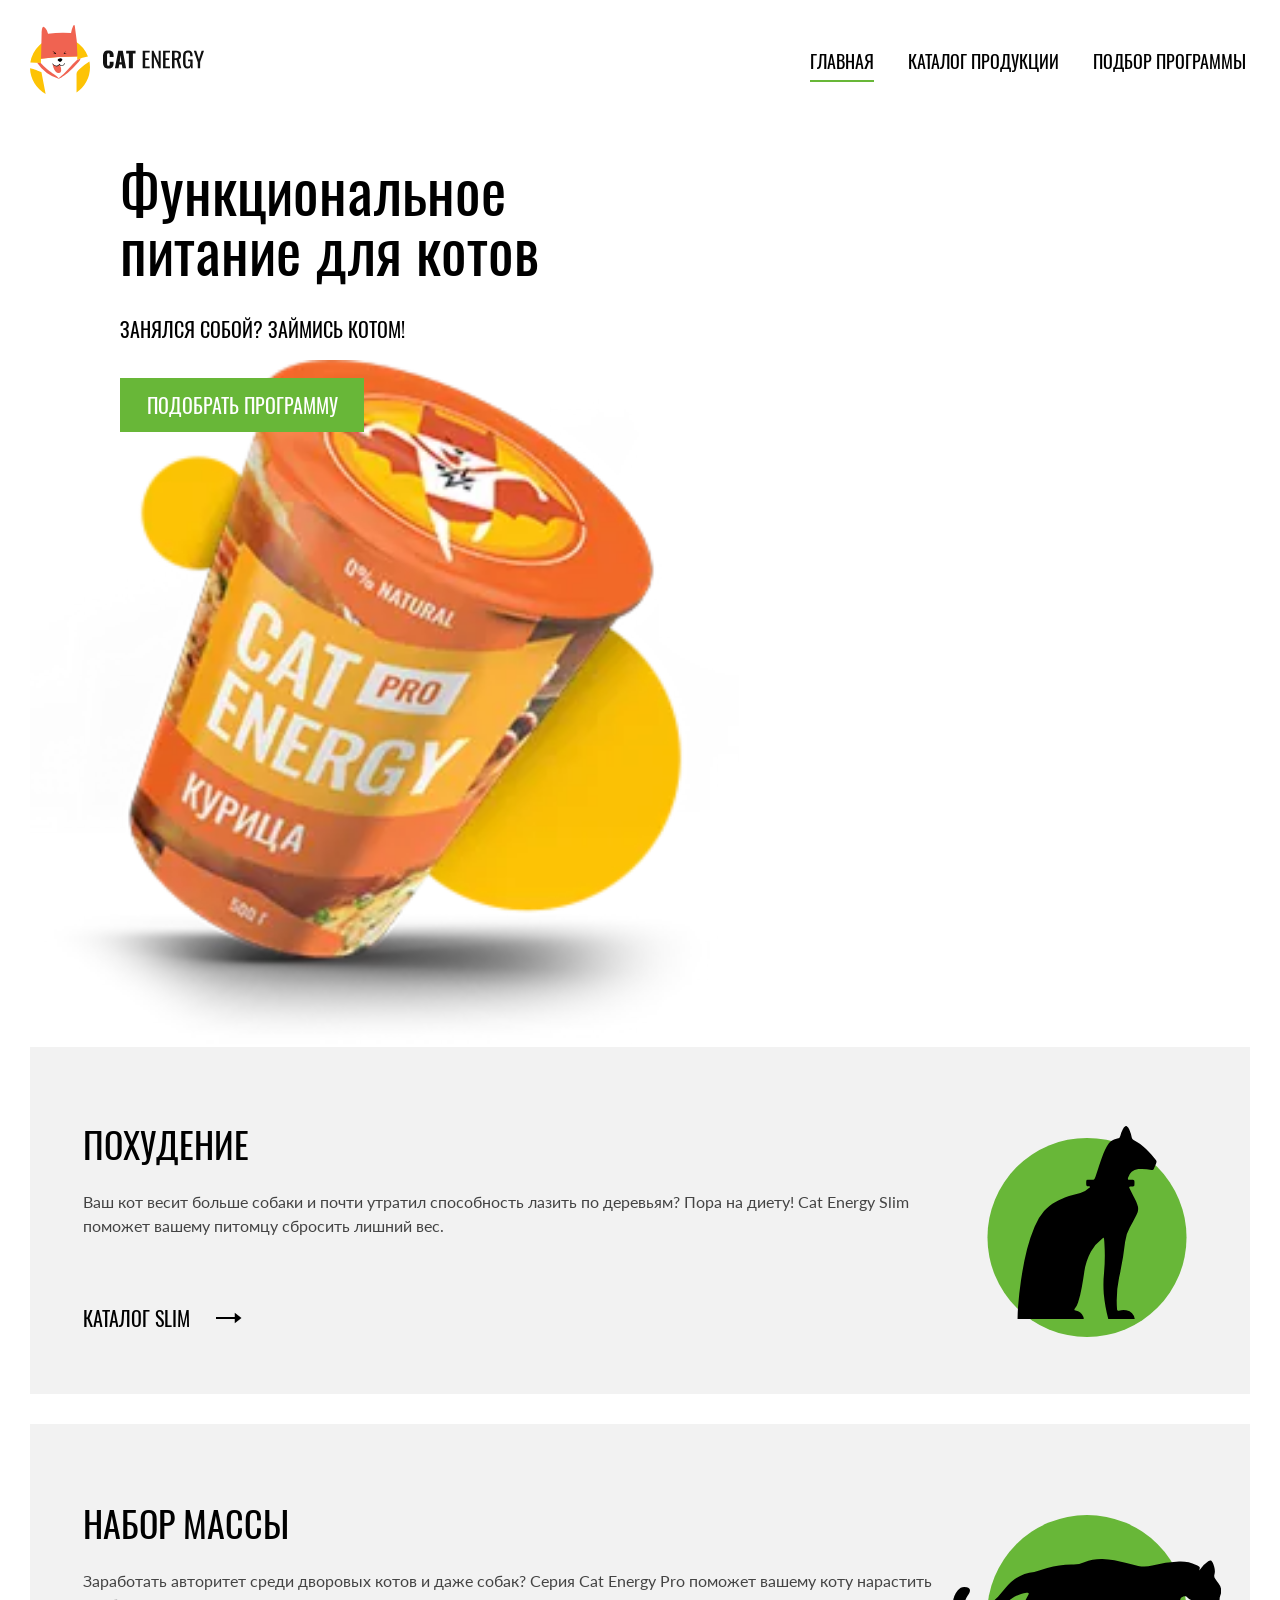
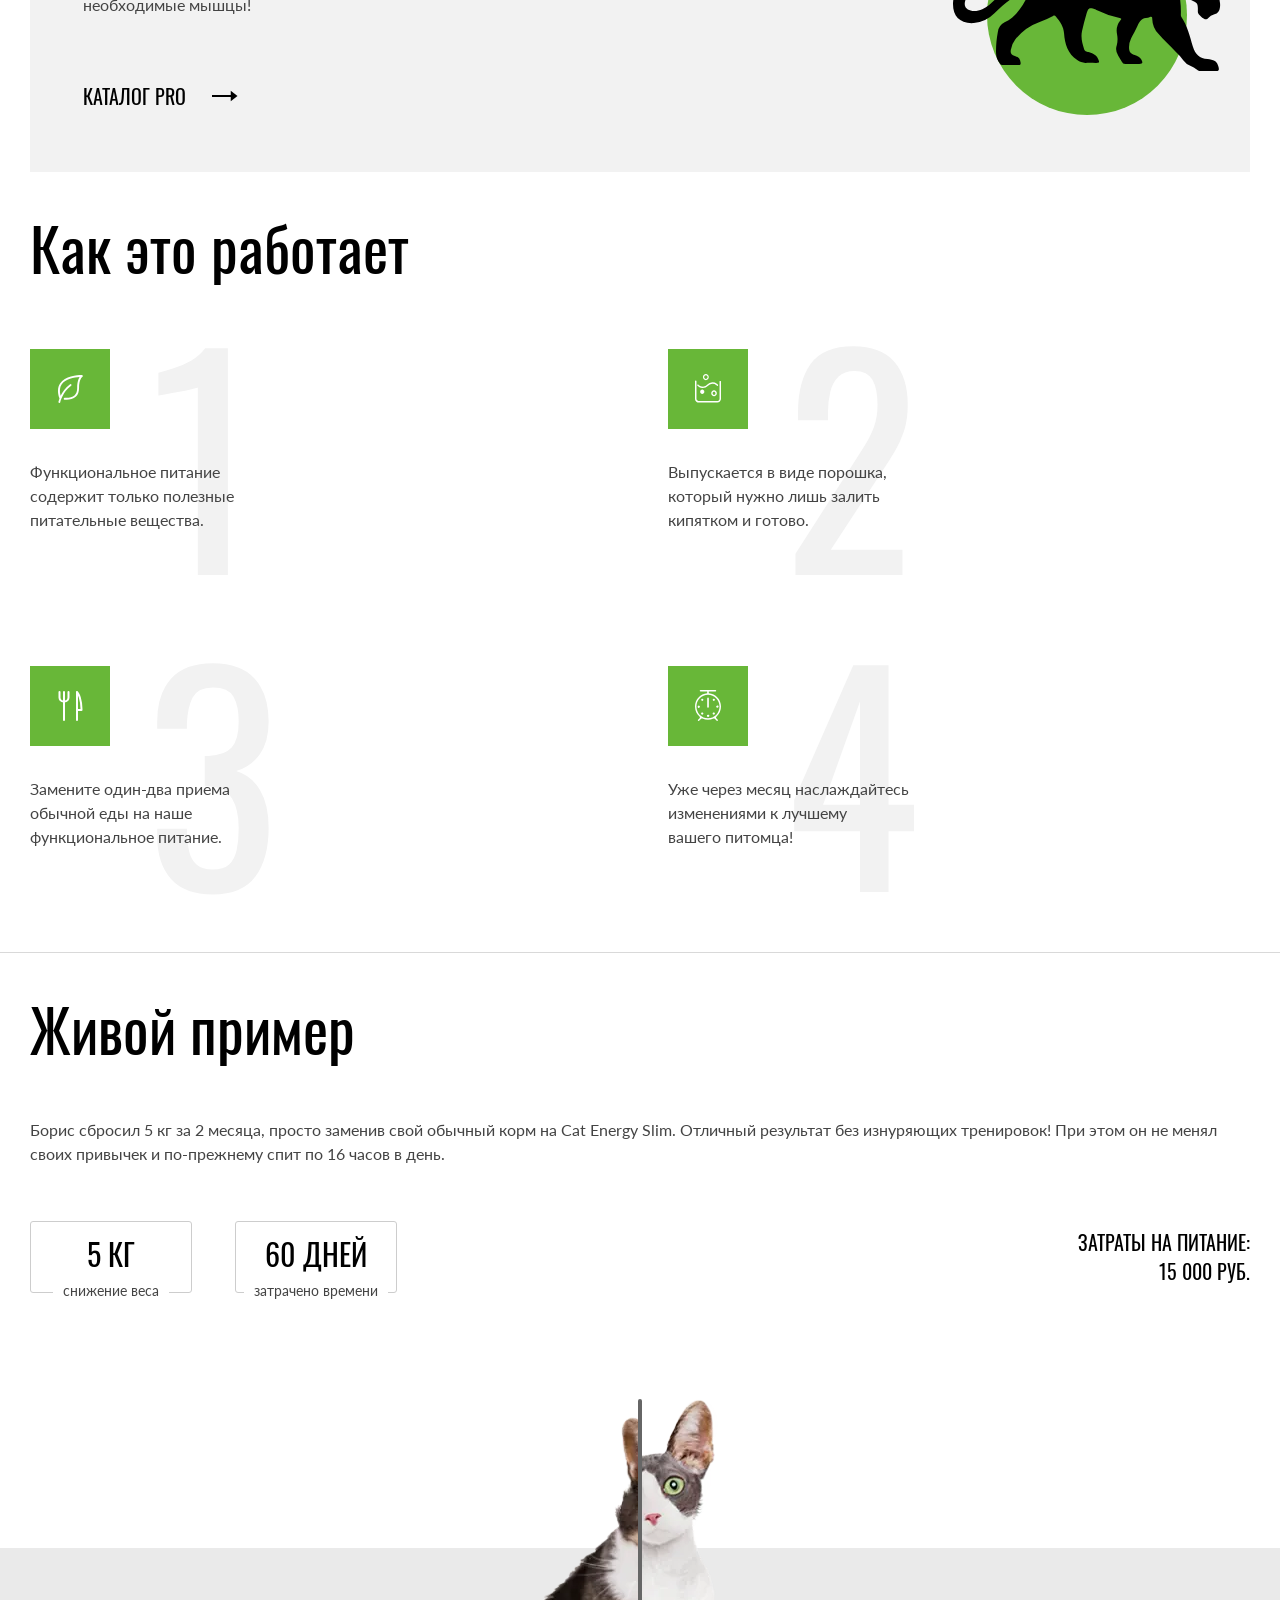
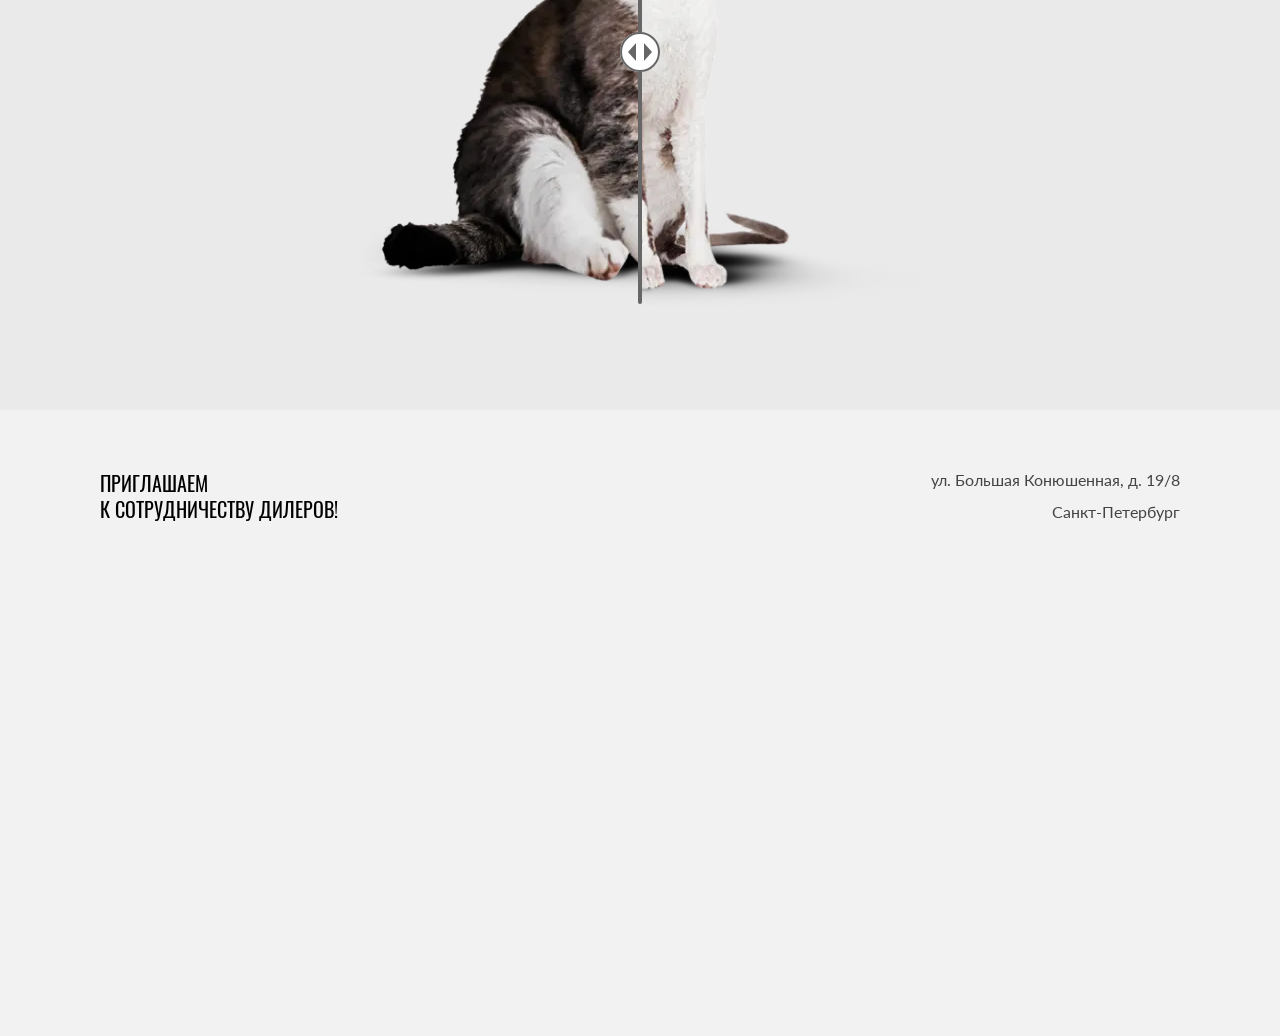
<file: index.html>
<!DOCTYPE html><html class="page" lang="ru"><head><meta charset="UTF-8"><title>cat energy</title><meta name="viewport" content="width=device-width,initial-scale=1"><link rel="stylesheet" href="styles/styles.css"><link rel="icon" href="favicon32.ico"><link rel="icon" href="./favicons/favicon32.svg" type="image/svg+xml"><link rel="apple-touch-icon" href="./favicons/favicon152.png"><link rel="manifest" href="./manifest.webmanifest"><script src="scripts/index.js" defer="defer"></script><script src="https://api-maps.yandex.ru/2.1/?lang=ru_RU&amp;apikey=7cb638cc-69c9-4f0e-962b-23540dbcf2e9" defer="defer"></script><script src="scripts/castom-map.js" defer="defer"></script><script src="scripts/before-after.js" defer="defer"></script></head><body class="page__body"><header class="page-header background-cat background-cat--desktop" data-test="header"><div class="centering-wrapper"><nav class="page-header__nav"><a class="page-header__logo logo" href="./index.html"><picture><source media="(min-width:1440px)" width="70" height="59" type="image/svg+xml" srcset="./images/logo-icon-desktop.svg"><source media="(min-width:768px)" width="60" height="50" type="image/svg+xml" srcset="./images/logo-icon-tablet.svg"><img class="logo__icon-mobile" alt="логотип иконка" width="33" height="38" src="./images/logo-icon-mobile.svg"></picture><picture><source media="(min-width: 1440px)" width="118" height="21" type="image/svg+xml" srcset="./images/logo-cat-energy-gray.svg"><source media="(min-width: 768px)" width="101" height="18" type="image/svg+xml" srcset="./images/logo-cat-energy-gray.svg"><img src="./images/logo-cat-energy.svg" alt="кэт енерджи" width="101" height="18"></picture></a><button class="page-header__burger-button" type="button"><span class="visually-hidden">кнокпа открытия меню</span></button> <button class="page-header__close-button page-header__close-button--special" type="button"><span class="visually-hidden">кнокпа закрытия меню</span></button><div class="page-header__nav-list"><ul class="page-header__list page-header__list--hide"><li class="page-header__list-item page-header__list-item--active"><a class="page-header__list-link page-header__list-link--pick" href="#">главная</a></li><li class="page-header__list-item"><a class="page-header__list-link" href="./catalog.html">Каталог продукции</a></li><li class="page-header__list-item"><a class="page-header__list-link" href="#">подбор программы</a></li></ul></div></nav></div></header><main class="page-main"><section class="promo background-cat background-cat--mobile" data-test="hero"><div class="centering-wrapper"><h1 class="promo__title title title--primari">Функциональное<br>питание для котов</h1><p class="promo__text">Занялся собой? Займись котом!</p><picture><source media="(min-width:1440px)" width="552" height="449" type="image/webp" srcset="./images/promo-product-desktop@1x.webp, ./images/promo-product-desktop@2x.webp 2x"><source media="(min-width:768px)" width="709" type="image/webp" height="609" srcset="./images/promo-product-tablet@1x.webp, ./images/promo-product-tablet@2x.webp 2x"><source width="280" type="image/webp" height="270" srcset="./images/promo-product-mobile@1x.webp, ./images/promo-product-mobile@2x.webp 2x"><source media="(min-width:1440px)" width="552" height="449" type="image/png" srcset="./images/promo-product-desktop@1x.png, ./images/promo-product-desktop@2x.png 2x"><source media="(min-width:768px)" width="709" type="image/png" height="609" srcset="./images/promo-product-tablet@1x.png, ./images/promo-product-tablet@2x.png 2x"><img class="promo__product" src="./images/promo-product-mobile@1x.png" alt="продукт кэт енерджи" width="280" height="270" srcset="./images/promo-product-mobile@2x.png 2x"></picture><a class="promo__link button button--primary" href="#">подобрать программу</a></div></section><section class="catalogs" data-test="programs"><div class="centering-wrapper"><div class="catalogs__catalog catalogs__catalog--cat"><h3 class="catalogs__title catalogs__title--cat">похудение</h3><p class="catalogs__text">Ваш кот весит больше собаки и почти утратил способность лазить по деревьям? Пора на диету! Cat Energy Slim поможет вашему питомцу сбросить лишний вес.</p><a class="catalogs__link" href="#">каталог slim</a></div><div class="catalogs__catalog catalogs__catalog--strong-cat"><h3 class="catalogs__title catalogs__title--strong-cat">набор массы</h3><p class="catalogs__text">Заработать авторитет среди дворовых котов и даже собак? Серия Cat Energy Pro поможет вашему коту нарастить необходимые мышцы!</p><a class="catalogs__link" href="#">каталог pro</a></div></div></section><section class="how-work" data-test="features"><div class="centering-wrapper"><h2 class="how-work__title title title--primari">Как это работает</h2><ul class="how-work__stages"><li class="how-work__stage how-work__stage--one"><p class="how-work__stage-text how-work__stage-text--one">Функциональное питание содержит только полезные питательные вещества.</p><span class="how-work__stage-number how-work__stage-number--one">1</span></li><li class="how-work__stage how-work__stage--two"><p class="how-work__stage-text how-work__stage-text--two">Выпускается в виде порошка, который нужно лишь залить кипятком и готово.</p><span class="how-work__stage-number how-work__stage-number--two">2</span></li><li class="how-work__stage how-work__stage--three"><p class="how-work__stage-text how-work__stage-text--three">Замените один-два приема обычной еды на наше функциональное питание.</p><span class="how-work__stage-number how-work__stage-number--three">3</span></li><li class="how-work__stage how-work__stage--four"><p class="how-work__stage-text how-work__stage-text--four">Уже через месяц наслаждайтесь изменениями к&nbsp;лучшему вашего&nbsp;питомца!</p><span class="how-work__stage-number how-work__stage-number--four">4</span></li></ul></div></section><section class="example" data-test="proof"><div class="centering-wrapper"><div class="example__caption"><h2 class="example__title title title--primari">Живой пример</h2><p class="example__text">Борис сбросил 5 кг за 2 месяца, просто заменив свой обычный корм на Cat Energy Slim. Отличный результат без изнуряющих тренировок! При этом он не менял своих привычек и по-прежнему спит по 16 часов в день.</p><div class="example__info"><div class="example__info-primary"><p class="example__info-card example__info-card--weight"><span class="example__info-text">5 КГ</span> <span class="example__info-caption">снижение веса</span></p><p class="example__info-card example__info-card--date"><span class="example__info-text">60 ДНЕЙ</span> <span class="example__info-caption">затрачено времени</span></p></div><p class="example__info-secondary"><span class="example__info-price">Затраты на питание:</span> <span class="example__info-price">15 000 РУБ.</span></p></div></div><figure class="example__before-after before-after"><figcaption class="visually-hidden">Интерактивный пример до и после, с фотографиями кота</figcaption><picture><source width="560" height="512" media="(min-width: 768px)" srcset="./images/cat-before@1x.webp, ./images/cat-before@2x.webp 2x" type="image/webp"><source width="280" height="256" srcset="./images/cat-before@1x.webp, ./images/cat-before@2x.webp 2x" type="image/webp"><source width="560" height="512" media="(min-width: 768px)" srcset="./images/cat-before@1x.png, ./images/cat-before@2x.png 2x" type="image/png"><img class="before-after__before" width="280" height="256" src="./images/cat-before@1x.png" srcset="./images/cat-before@2x.png 2x" alt="Результат до, ленивый толстый кот" loading="lazy"></picture><picture><source width="560" height="512" media="(min-width: 768px)" srcset="./images/cat-after@1x.webp, ./images/cat-after@2x.webp 2x" type="image/webp"><source width="280" height="256" srcset="./images/cat-after@1x.webp, ./images/cat-after@2x.webp 2x" type="image/webp"><img class="before-after__after" width="280" height="256" src="./images/cat-after@1x.png" srcset="./images/cat-after@2x.png 2x" alt="Результат после, активный здоровый кот" loading="lazy"></picture><div class="before-after__button-wrapper"><button class="before-after__button" type="button"><span class="visually-hidden">Перемещать ползунок</span></button></div></figure></div></section><section class="address" data-test="contacts"><h3 class="visually-hidden">адрес</h3><div class="centering-wrapper"><p class="address__text">приглашаем<br>к сотрудничеству дилеров!</p><address class="address__address"><span class="address__address-place">ул. Большая Конюшенная, д. 19/8</span> <span class="address__address-city">Санкт-Петербург</span></address></div><div class="map" id="map"></div></section></main><footer class="page-footer" data-test="footer"><div class="centering-wrapper"><ul class="page-footer__list"><li class="page-footer__item"><a class="page-footer__logo logo" href="./index.html"><img class="logo__cat-energy" src="./images/logo-cat-energy.svg" alt="логотип cat energy" width="128" height="24" loading="lazy"> <span class="visually-hidden">логотип cat energy</span></a></li><li class="page-footer__item"><ul class="page-footer__social social-list"><li class="social-list__item"><a class="social-list__link social-list__link--vk" href="#"><span class="visually-hidden">ссылка вк</span></a></li><li class="social-list__item"><a class="social-list__link social-list__link--youtube" href="#"><span class="visually-hidden">ссылка ютуб</span></a></li><li class="social-list__item"><a class="social-list__link social-list__link--telegram" href="#"><span class="visually-hidden">ссылка телеграм</span></a></li></ul></li><li class="page-footer__item"><a class="html-academy" href="#"><p class="html-academy__text">HTML Academy</p></a></li></ul></div></footer></body></html>
</file>
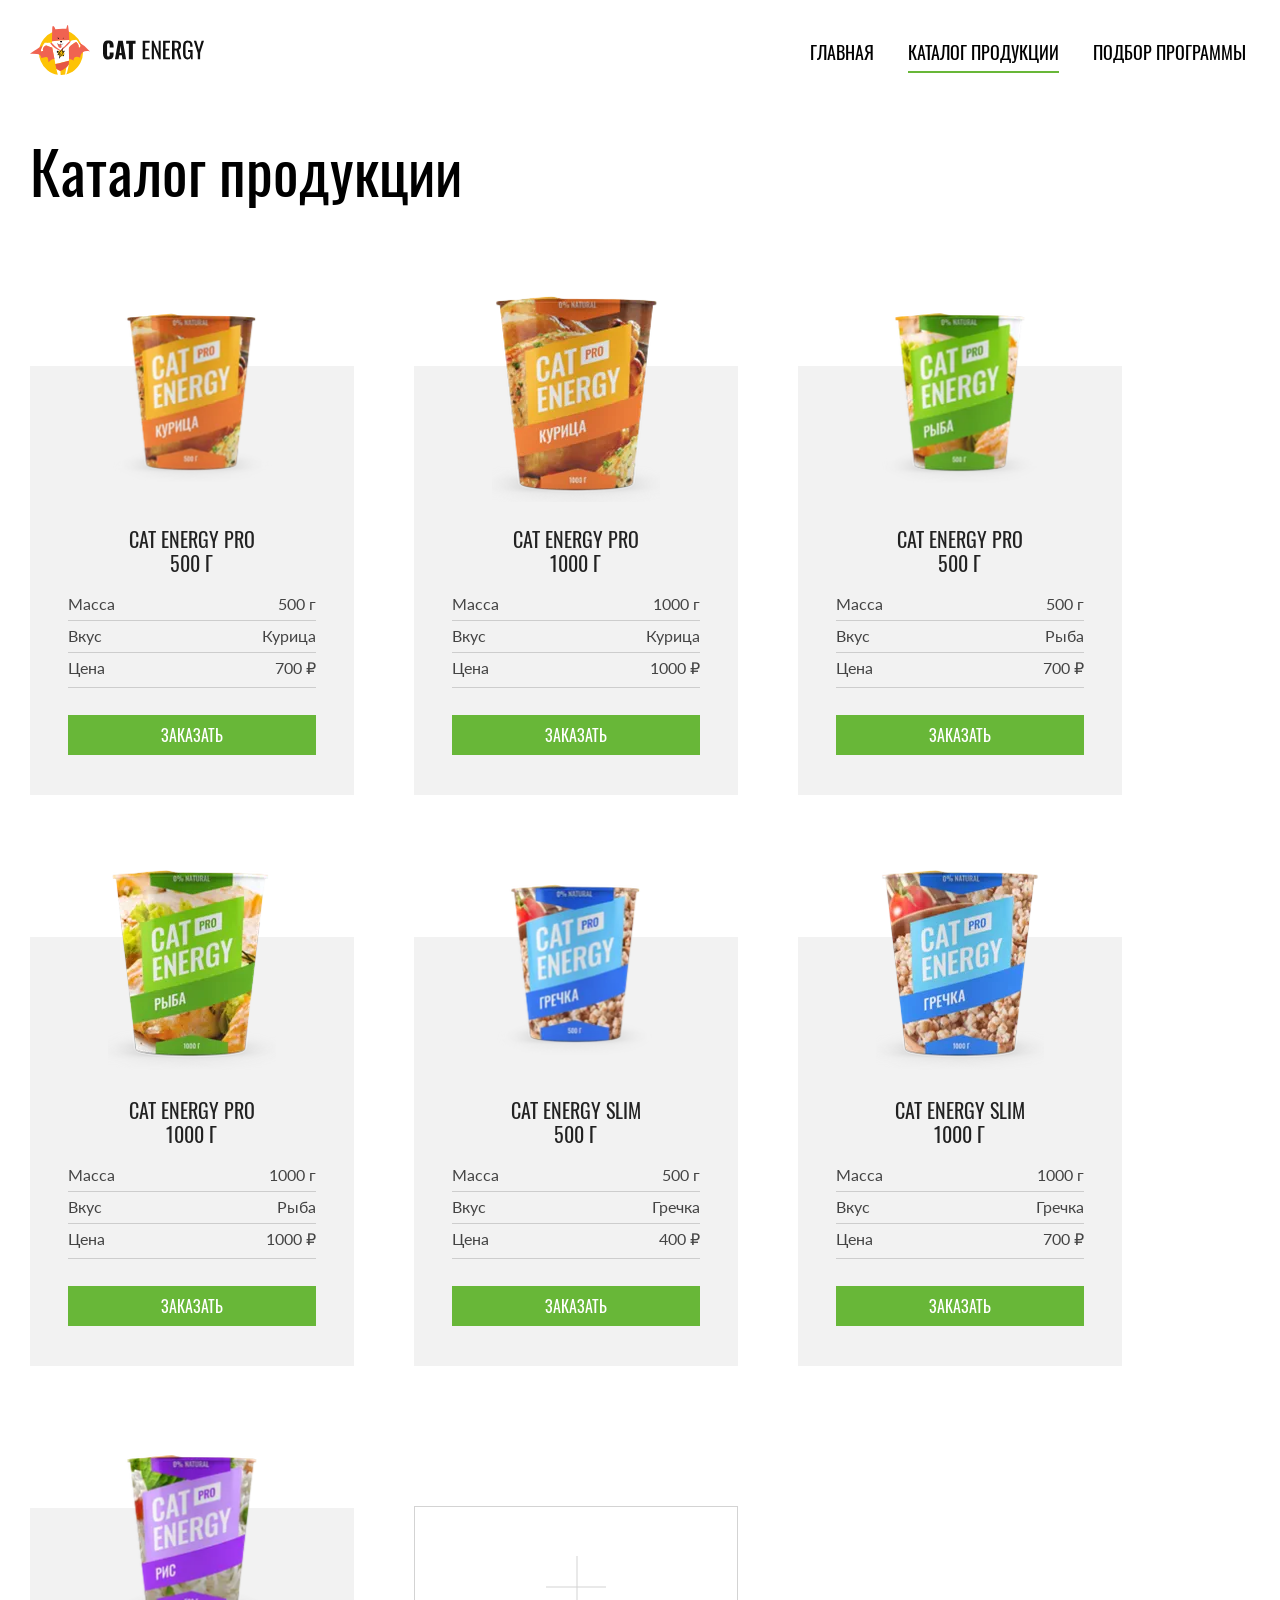
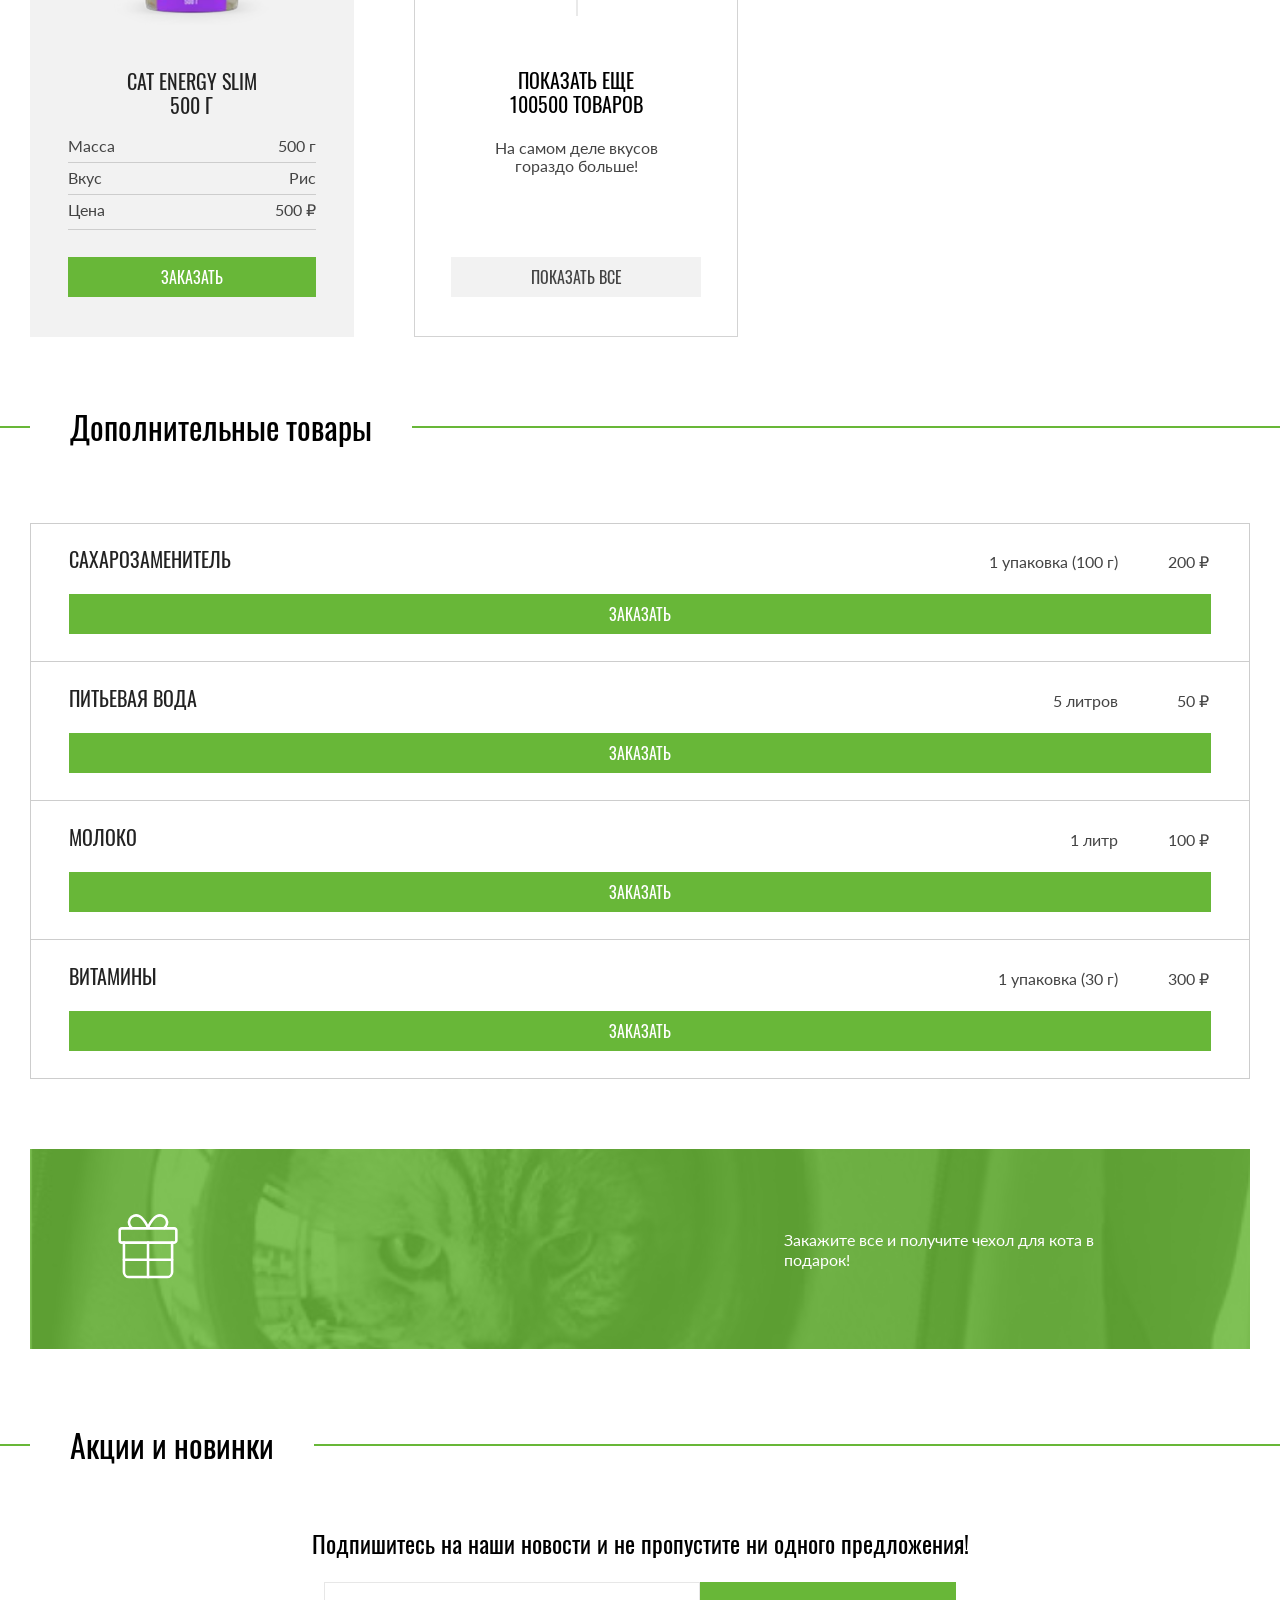
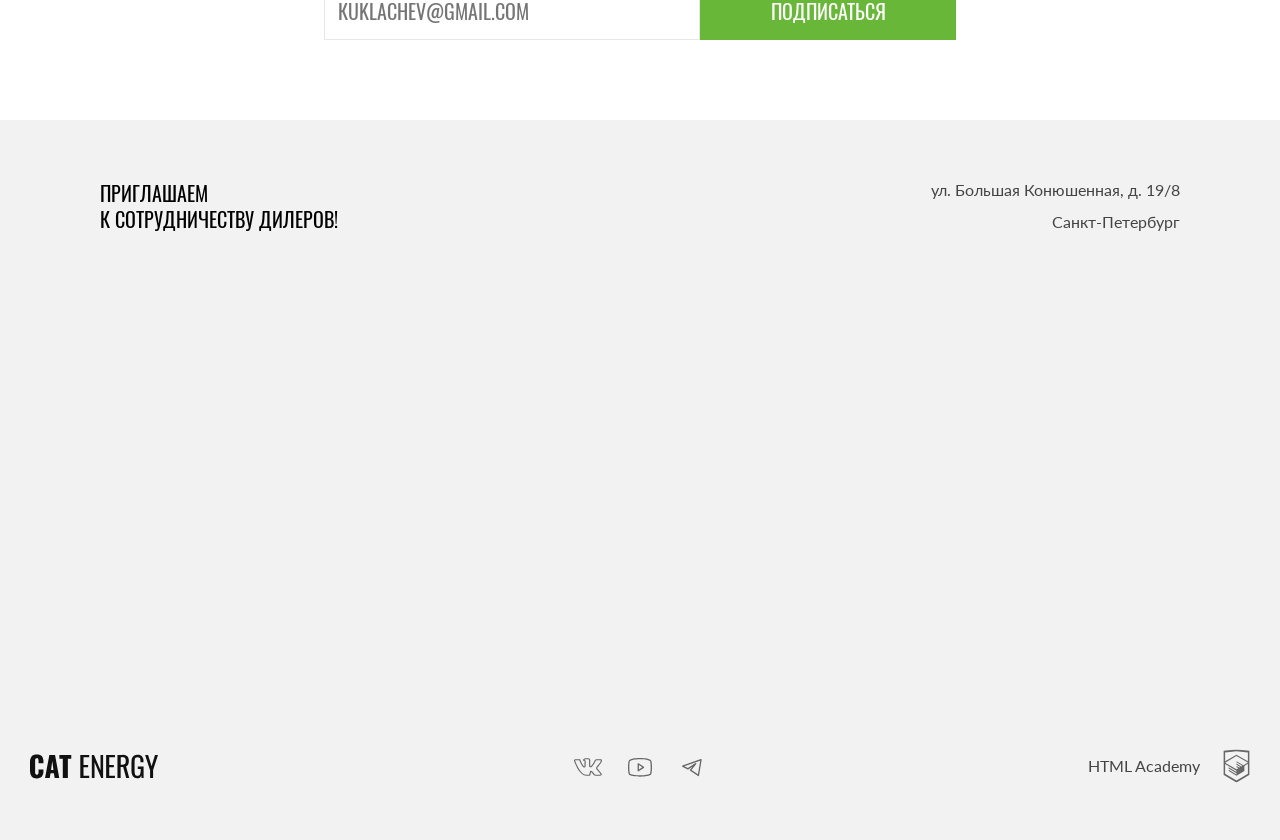
<file: catalog.html>
<!DOCTYPE html><html class="page page__catalog" lang="ru"><head><meta charset="UTF-8"><title>cat energy catalog</title><meta name="viewport" content="width=device-width,initial-scale=1"><link rel="stylesheet" href="styles/styles.css"><link rel="icon" href="favicon32.ico"><link rel="icon" href="./favicons/favicon32.png" type="image/png"><link rel="apple-touch-icon" href="./favicons/favicon152.png" type="image/png"><link rel="manifest" href="./manifest.webmanifest"><script src="scripts/index.js" defer="defer"></script><script src="https://api-maps.yandex.ru/2.1/?lang=ru_RU&amp;apikey=7cb638cc-69c9-4f0e-962b-23540dbcf2e9" defer="defer"></script><script src="scripts/castom-map.js" defer="defer"></script></head><body class="page__body"><header class="page-header"><div class="centering-wrapper"><nav class="page-header__nav"><a class="page-header__logo logo" href="./index.html"><picture><source class="logo-icon-desktop" media="(min-width:1440px)" width="70" height="59" type="image/svg+xml" srcset="./images/logo-icon-desktop.svg"><source class="logo-icon-tablet" media="(min-width:768px)" width="60" height="50" type="image/svg+xml" srcset="./images/logo-icon-tablet.svg"><img class="logo-icon-mobile" alt="логотип иконка" width="33" height="38" src="./images/logo-icon-mobile.svg"></picture><picture><source class="logo__cat-energy" media="(min-width: 1440px)" width="118" height="21" type="image/svg+xml" srcset="./images/logo-cat-energy.svg"><img src="./images/logo-cat-energy.svg" alt="кэт енерджи" width="101" height="19"></picture></a><button class="page-header__burger-button" type="button"><span class="visually-hidden">кнокпа открытия меню</span></button> <button class="page-header__close-button page-header__close-button--special" type="button"><span class="visually-hidden">кнокпа закрытия меню</span></button><div class="page-header__nav-list"><ul class="page-header__list page-header__list--hide"><li class="page-header__list-item"><a class="page-header__list-link" href="./index.html">главная</a></li><li class="page-header__list-item page-header__list-item--active"><a class="page-header__list-link page-header__list-link--pick" href="#">Каталог продукции</a></li><li class="page-header__list-item"><a class="page-header__list-link" href="#">подбор программы</a></li></ul></div></nav></div></header><main class="page__main page-main"><section class="products"><div class="centering-wrapper"><h1 class="products__title title title--primari">Каталог продукции</h1><ul class="products__cards"><li class="product-card"><div class="product-card__image-container"><picture><source media="(min-width:768px)" width="161" height="172" type="image/webp" srcset="./images/pro-500-chicken-tablet@1x.webp, ./images/pro-500-chicken-tablet@2x.webp 2x"><source width="68" height="86" type="image/webp" srcset="./images/pro-500-chicken-tablet@1x.webp, ./images/pro-500-chicken-tablet@2x.webp 2x"><source media="(min-width:768px)" width="161" height="172" type="image/png" srcset="./images/pro-500-chicken-tablet@1x.png, ./images/pro-500-chicken-tablet@2x.png 2x"><img class="product-card__image" src="./images/pro-500-chicken-mobile@1x.png" alt="фотография товара" width="68" height="86" srcset="./images/pro-500-chicken-mobile@2x.png 2x" loading="lazy"></picture></div><h2 class="product-card__title">Cat Energy PRO 500 г</h2><div class="product-card__about"><p class="product-card__info"><span class="product-card__caption">Масса</span> <span class="product-card__caption">500 г</span></p><p class="product-card__info"><span class="product-card__caption">Вкус</span> <span class="product-card__caption">Курица</span></p><p class="product-card__info"><span class="product-card__caption">Цена</span> <span class="product-card__caption">700 ₽</span></p></div><button class="product-card__button button button--primary" type="button">заказать</button></li><li class="product-card"><div class="product-card__image-container"><picture><source media="(min-width:768px)" width="168" height="206" type="image/webp" srcset="./images/pro-1000-chicken-tablet@1x.webp, ./images/pro-1000-chicken-tablet@2x.webp 2x"><source width="84" height="100" type="image/webp" srcset="./images/pro-1000-chicken-tablet@1x.webp, ./images/pro-1000-chicken-tablet@2x.webp 2x"><source media="(min-width:768px)" width="168" height="206" type="image/png" srcset="./images/pro-1000-chicken-tablet@1x.png, ./images/pro-1000-chicken-tablet@2x.png 2x"><img class="product-card__image" src="./images/pro-1000-chicken-mobile@1x.png" alt="фотография товара" width="84" height="100" srcset="./images/pro-1000-chicken-mobile@2x.png 2x" loading="lazy"></picture></div><h2 class="product-card__title">Cat Energy PRO 1000 г</h2><div class="product-card__about"><p class="product-card__info"><span class="product-card__caption">Масса</span> <span class="product-card__caption">1000 г</span></p><p class="product-card__info"><span class="product-card__caption">Вкус</span> <span class="product-card__caption">Курица</span></p><p class="product-card__info"><span class="product-card__caption">Цена</span> <span class="product-card__caption">1000 ₽</span></p></div><button class="product-card__button button button--primary" type="button">заказать</button></li><li class="product-card"><div class="product-card__image-container"><picture><source media="(min-width:768px)" width="163" height="174" type="image/webp" srcset="./images/pro-500-fish-tablet@1x.webp, ./images/pro-500-fish-tablet@2x.webp 2x"><source width="68" height="78" type="image/webp" srcset="./images/pro-500-fish-tablet@1x.webp, ./images/pro-500-fish-tablet@2x.webp 2x"><source media="(min-width:768px)" width="163" height="174" type="image/png" srcset="./images/pro-500-fish-tablet@1x.png, ./images/pro-500-fish-tablet@2x.png 2x"><img class="product-card__image" src="./images/pro-500-fish-mobile@1x.png" alt="фотография товара" width="68" height="78" srcset="./images/pro-500-fish-mobile@2x.png 2x" loading="lazy"></picture></div><h2 class="product-card__title">Cat Energy PRO 500 г</h2><div class="product-card__about"><p class="product-card__info"><span class="product-card__caption">Масса</span> <span class="product-card__caption">500 г</span></p><p class="product-card__info"><span class="product-card__caption">Вкус</span> <span class="product-card__caption">Рыба</span></p><p class="product-card__info"><span class="product-card__caption">Цена</span> <span class="product-card__caption">700 ₽</span></p></div><button class="product-card__button button button--primary" type="button">заказать</button></li><li class="product-card"><div class="product-card__image-container"><picture><source media="(min-width:768px)" width="168" height="200" type="image/webp" srcset="./images/pro-1000-fish-tablet@1x.webp, ./images/pro-1000-fish-tablet@2x.webp 2x"><source width="84" height="100" type="image/webp" srcset="./images/pro-1000-fish-tablet@1x.webp, ./images/pro-1000-fish-tablet@2x.webp 2x"><source media="(min-width:768px)" width="168" height="200" type="image/png" srcset="./images/pro-1000-fish-tablet@1x.png, ./images/pro-1000-fish-tablet@2x.png 2x"><img class="product-card__image" src="./images/pro-1000-fish-mobile@1x.png" alt="фотография товара" width="84" height="100" srcset="./images/pro-1000-fish-mobile@2x.png 2x" loading="lazy"></picture></div><h2 class="product-card__title">Cat Energy PRO 1000 г</h2><div class="product-card__about"><p class="product-card__info"><span class="product-card__caption">Масса</span> <span class="product-card__caption">1000 г</span></p><p class="product-card__info"><span class="product-card__caption">Вкус</span> <span class="product-card__caption">Рыба</span></p><p class="product-card__info"><span class="product-card__caption">Цена</span> <span class="product-card__caption">1000 ₽</span></p></div><button class="product-card__button button button--primary" type="button">заказать</button></li><li class="product-card"><div class="product-card__image-container"><picture><source media="(min-width:768px)" width="161" height="171" type="image/webp" srcset="./images/slim-500-greek-tablet@1x.webp, ./images/slim-500-greek-tablet@2x.webp 2x"><source width="68" height="78" type="image/webp" srcset="./images/slim-500-greek-tablet@1x.webp, ./images/slim-500-greek-tablet@2x.webp 2x"><source media="(min-width:768px)" width="161" height="171" type="image/png" srcset="./images/slim-500-greek-tablet@1x.png, ./images/slim-500-greek-tablet@2x.png 2x"><img class="product-card__image" src="./images/slim-500-greek-mobile@1x.png" alt="фотография товара" width="68" height="78" srcset="./images/slim-500-greek-mobile@2x.png 2x" loading="lazy"></picture></div><h2 class="product-card__title">Cat Energy SLIM 500 г</h2><div class="product-card__about"><p class="product-card__info"><span class="product-card__caption">Масса</span> <span class="product-card__caption">500 г</span></p><p class="product-card__info"><span class="product-card__caption">Вкус</span> <span class="product-card__caption">Гречка</span></p><p class="product-card__info"><span class="product-card__caption">Цена</span> <span class="product-card__caption">400 ₽</span></p></div><button class="product-card__button button button--primary" type="button">заказать</button></li><li class="product-card"><div class="product-card__image-container"><picture><source media="(min-width:768px)" width="168" height="206" type="image/webp" srcset="./images/slim-1000-greek-tablet@1x.webp, ./images/slim-1000-greek-tablet@2x.webp 2x"><source width="84" height="100" type="image/webp" srcset="./images/slim-1000-greek-tablet@1x.webp, ./images/slim-1000-greek-tablet@2x.webp 2x"><source media="(min-width:768px)" width="168" height="206" type="image/png" srcset="./images/slim-1000-greek-tablet@1x.png, ./images/slim-1000-greek-tablet@2x.png 2x"><img class="product-card__image" src="./images/slim-1000-greek-mobile@1x.png" alt="фотография товара" width="84" height="100" srcset="./images/slim-1000-greek-mobile@2x.png 2x" loading="lazy"></picture></div><h2 class="product-card__title">Cat Energy SLIM 1000 г</h2><div class="product-card__about"><p class="product-card__info"><span class="product-card__caption">Масса</span> <span class="product-card__caption">1000 г</span></p><p class="product-card__info"><span class="product-card__caption">Вкус</span> <span class="product-card__caption">Гречка</span></p><p class="product-card__info"><span class="product-card__caption">Цена</span> <span class="product-card__caption">700 ₽</span></p></div><button class="product-card__button button button--primary" type="button">заказать</button></li><li class="product-card"><div class="product-card__image-container"><picture><source media="(min-width:768px)" width="163" height="174" type="image/webp" srcset="./images/slim-500-rice-tablet@1x.webp, ./images/slim-500-rice-tablet@2x.webp 2x"><source width="72" height="84" type="image/webp" srcset="./images/slim-500-rice-tablet@1x.webp, ./images/slim-500-rice-tablet@2x.webp 2x"><source media="(min-width:768px)" width="163" height="174" type="image/png" srcset="./images/slim-500-rice-tablet@1x.png, ./images/slim-500-rice-tablet@2x.png 2x"><img class="product-card__image" src="./images/slim-500-rice-mobile@1x.png" alt="фотография товара" width="72" height="84" srcset="./images/slim-500-rice-mobile@2x.png 2x" loading="lazy"></picture></div><h2 class="product-card__title">Cat Energy SLIM 500 г</h2><div class="product-card__about"><p class="product-card__info"><span class="product-card__caption">Масса</span> <span class="product-card__caption">500 г</span></p><p class="product-card__info"><span class="product-card__caption">Вкус</span> <span class="product-card__caption">Рис</span></p><p class="product-card__info"><span class="product-card__caption">Цена</span> <span class="product-card__caption">500 ₽</span></p></div><button class="product-card__button button button--primary" type="button">заказать</button></li><li class="product-card product-card-more"><button class="product-card-more__more" type="button"><span class="visually-hidden">кнопка смотреть больше товаров</span></button><h2 class="product-card-more__text">Показать еще 100500 товаров</h2><p class="product-card-more__caption">На самом деле вкусов гораздо больше!</p><button class="product-card-more__more-button" type="button">показать все</button></li></ul></div></section><section class="additional"><div class="centering-wrapper"><h2 class="additional__title title title--secondary">Дополнительные&nbsp;товары</h2><ul class="additional__products"><li class="additional__product"><h2 class="additional__product-title">Сахарозаменитель</h2><p class="additional__product-about"><span class="additional__product-weight">1 упаковка (100 г)</span> <span class="additional__product-price">200 ₽</span></p><button class="additional__product-buy button button--primary" type="button">заказать</button></li><li class="additional__product"><h2 class="additional__product-title">Питьевая вода</h2><p class="additional__product-about additional__product-about--special"><span class="additional__product-weight">5 литров</span> <span class="additional__product-price">50 ₽</span></p><button class="additional__product-buy button button--primary" type="button">заказать</button></li><li class="additional__product"><h2 class="additional__product-title">молоко</h2><p class="additional__product-about"><span class="additional__product-weight">1 литр</span> <span class="additional__product-price">100 ₽</span></p><button class="additional__product-buy button button--primary" type="button">заказать</button></li><li class="additional__product"><h2 class="additional__product-title">витамины</h2><p class="additional__product-about"><span class="additional__product-weight">1 упаковка (30 г)</span> <span class="additional__product-price">300 ₽</span></p><button class="additional__product-buy button button--primary" type="button">заказать</button></li></ul><div class="additional__promo-card"><p class="additional__promo-card-text"><span class="additional__promo-card-text-icon"></span> <span class="additional__promo-card-text-caption">Закажите все и&nbsp;получите чехол&nbsp;для кота в подарок!</span></p></div></div></section><section class="offers"><div class="centering-wrapper"><h2 class="offers__title title title--secondary">Акции&nbsp;и&nbsp;новинки</h2><p class="offers__text">Подпишитесь на наши новости и не пропустите ни одного предложения!</p><form class="email-form" action="https://echo.htmlacademy.ru/" method="post"><label class="email-form__label" for="offers-email"></label> <input class="email-form__input input-email" type="email" name="offers-email" id="offers-email" placeholder="кuklachev@gmail.com"> <button class="email-form__button button button--primary" type="submit">Подписаться</button></form></div></section><section class="address"><h3 class="visually-hidden">адрес</h3><div class="centering-wrapper"><p class="address__text">приглашаем<br>к сотрудничеству дилеров!</p><address class="address__address"><span class="address__address-place">ул. Большая Конюшенная, д. 19/8</span> <span class="address__address-city">Санкт-Петербург</span></address></div><div class="map" id="map"></div></section></main><footer class="page-footer"><div class="centering-wrapper"><ul class="page-footer__list"><li class="page-footer__item"><a class="page-footer__logo logo" href="./index.html"><img class="logo__cat-energy" src="./images/logo-cat-energy.svg" alt="логотип cat energy" width="128" height="24" loading="lazy"> <span class="visually-hidden">логотип cat energy</span></a></li><li class="page-footer__item"><ul class="page-footer__social social-list"><li class="social-list__item"><a class="social-list__link social-list__link--vk" href="#"><span class="visually-hidden">ссылка вк</span></a></li><li class="social-list__item"><a class="social-list__link social-list__link--youtube" href="#"><span class="visually-hidden">ссылка ютуб</span></a></li><li class="social-list__item"><a class="social-list__link social-list__link--telegram" href="#"><span class="visually-hidden">ссылка телеграм</span></a></li></ul></li><li class="page-footer__item"><a class="html-academy" href="#"><p class="html-academy__text">HTML Academy</p></a></li></ul></div></footer></body></html>
</file>
<file: styles/styles.css>
*,:before,:after{box-sizing:border-box}img{object-fit:contain;max-width:100%;height:auto}body{color:#000;margin:0;font-family:oswald,Arial,sans-serif;font-size:16px;font-style:normal;font-weight:400;line-height:20px}@font-face{font-family:lato;font-weight:400;font-style:normal;font-display:swap;src:url(../fonts/lato/Lato-Regular.woff2)format("woff2")}@font-face{font-family:oswald;font-weight:400;font-style:normal;font-display:swap;src:url(../fonts/oswald/oswaldregular.woff2)format("woff2")}.page-header{background-color:#fff;justify-content:center;min-height:39px;display:flex;position:relative}.page-header .centering-wrapper{margin:12px 20px}@media (width>=768px) and (width<=1440px){.page-header .centering-wrapper{margin:25px 30px 0}}@media (width>=1440px){.page-header .centering-wrapper{margin:55px 110px 0}}.page-header:after{content:"";background-color:#d9d9d9;width:100%;height:1px;display:block;position:absolute;bottom:-1px}.page-header__logo{grid-area:logo;justify-content:space-between;align-self:start;align-items:center;width:98%;display:flex}.page-header__nav{grid-template-areas:"logo btn""nav nav";align-items:center;display:grid}.page-header__list{z-index:2;background-color:#fff;grid-area:nav;width:100%;margin:0;padding:0;list-style:none;position:absolute;top:100%;left:0;right:0}.page-header__list--hide{display:none}.page-header__list-item{border-bottom:1px solid #e6e6e6}.page-header__list-item:first-child{border-top:1px solid #e6e6e6}.page-header__list-link{color:#000;text-transform:uppercase;-webkit-tap-highlight-color:transparent;justify-content:center;width:100%;padding:22px 50px 24px;font-size:20px;line-height:20px;text-decoration:none;transition:all .3s;display:flex}.page-header__list-link:hover{opacity:.6}.page-header__list-link:active{opacity:.3}.page-header__burger-button{background-color:#0000;background-image:url(../icons/stack.svg#burger-btn);border:none;grid-area:btn;justify-self:end;width:24px;height:24px;margin-top:-3px}.page-header__burger-button--special{display:none}.page-header__close-button{background-color:#0000;background-image:url(../icons/stack.svg#close-menu-btn);border:none;grid-area:btn;justify-self:end;width:24px;height:24px;margin-top:-3px}.page-header__close-button--special{display:none}@media (width>=768px){.page-header{background:0 0}.page-header:after{display:none}.page-header__nav{justify-content:space-between;align-items:center;display:flex}.page-header__list{background-color:#0000;gap:34px;margin:0 4px 0 0;padding:0;list-style:none;position:static}.page-header__list--hide{display:flex}.page-header__list-link{padding:0;font-size:18px;line-height:24px}.page-header__list-link--pick{pointer-events:none}.page-header__list-item{border:none;padding:0;position:relative}.page-header__list-item:first-child{border:none}.page-header__list-item--active:after{content:"";background-color:#68b738;width:100%;height:2px;display:inline-block;position:absolute;bottom:-9px;left:0}.page-header__logo{gap:13px;width:auto;min-width:174px}.page-header__burger-button,.page-header__close-button{display:none}}@media (width>=1440px){.page-header:after{display:block}.page-header__list{gap:33px;margin-right:2px}.page-header__list-link{color:#fff;font-size:20px}.page-header__list-item--active:after{background-color:#fff;width:96%;bottom:-11px;left:2px}.page-header__logo{gap:14px;min-width:202px}}.page-footer{background-color:#f2f2f2;justify-content:center;padding:40px 0;display:flex}.page-footer__list{margin:0;padding:0;list-style:none}.page-footer__item{padding:20px 0;position:relative}.page-footer__item:after{content:"";background-color:#d9d9d9;width:100%;height:1px;display:block;position:absolute;bottom:0}.page-footer__item:first-child{padding-top:0}.page-footer__item:last-child{padding-bottom:0}.page-footer__item:last-child:after{display:none}.page-footer__logo,.page-footer__social{justify-content:center;display:flex}@media (width>=768px){.page-footer{padding:57px 0}.page-footer .social-list{transform:translate(17px,1px)}.page-footer__list{justify-content:space-between;display:flex}.page-footer__item{align-items:center;max-width:33%;padding:0;display:flex}.page-footer__item:after{display:none}}@media (width>=1440px){.page-footer{padding:66px 0}}.page,.page__body{width:100%;height:100%}.page .page__main-wrapper,.page__body .page__main-wrapper{flex-direction:column;min-height:100%;display:flex}.page .page-main,.page__body .page-main{flex-grow:1}.page__catalog .page-header__list-link{color:#000}.page__catalog .page-header:after{display:none}.page__catalog .page-header__list-item--active:after{background-color:#68b738}.centering-wrapper{width:100%;max-width:1220px;margin:0 20px}@media (width>=768px){.centering-wrapper{margin:0 30px}}@media (width>=1440px){.centering-wrapper{margin:0 110px}}.visually-hidden{white-space:nowrap;-webkit-clip-path:inset(100%);clip-path:inset(100%);clip:rect(0 0 0 0);border:0;width:1px;height:1px;margin:-1px;padding:0;position:absolute;overflow:hidden}.title{margin:0}.title--primari{font-size:36px;font-weight:400;line-height:40px}@media (width>=768px){.title--primari{font-size:60px;line-height:60px}}.title--secondary{text-align:center;background-color:#fff;align-items:center;width:min-content;padding-right:40px;font-size:24px;font-style:normal;font-weight:400;line-height:24px;display:flex}.title--secondary:before{z-index:-1;content:"";background-color:#68b738;width:90%;height:2px;display:block;position:absolute;right:0}@media (width>=768px){.title--secondary{padding-left:40px;font-size:32px;line-height:32px}.title--secondary:before{width:100%}}@media (width>=1440px){.title--secondary{margin-left:-40px;font-size:40px;line-height:40px}}.logo{-webkit-user-select:none;user-select:none;transition:all .3s}.logo:hover{opacity:.8}.logo:active{opacity:.6;-webkit-tap-highlight-color:transparent}.logo .logo__link{align-items:center;gap:14px;display:flex}@media (width>=768px){.logo .logo__link{align-items:center;gap:13px;display:flex}}.social-list{gap:24px;margin:0;padding-left:0;list-style:none;display:flex}.social-list__link{-webkit-tap-highlight-color:transparent;width:28px;height:22px;display:block}.social-list__link:before{transition:all .3s}.social-list__link:hover:before{background-color:#68b738}.social-list__link:active:before{opacity:.3;-webkit-tap-highlight-color:transparent}.social-list__link--vk:before{content:"";background-color:#666;width:28px;height:22px;display:block;-webkit-mask-image:url(../icons/stack.svg#vk-icon);mask-image:url(../icons/stack.svg#vk-icon);-webkit-mask-size:28px 22px;mask-size:28px 22px;-webkit-mask-repeat:no-repeat;mask-repeat:no-repeat}.social-list__link--youtube:before{content:"";background-color:#666;width:28px;height:22px;display:block;-webkit-mask-image:url(../icons/stack.svg#youtube-icon);mask-image:url(../icons/stack.svg#youtube-icon);-webkit-mask-size:28px 22px;mask-size:28px 22px;-webkit-mask-repeat:no-repeat;mask-repeat:no-repeat}.social-list__link--telegram:before{content:"";background-color:#666;width:28px;height:22px;display:block;-webkit-mask-image:url(../icons/stack.svg#telegram-icon);mask-image:url(../icons/stack.svg#telegram-icon);-webkit-mask-size:28px 22px;mask-size:28px 22px;-webkit-mask-repeat:no-repeat;mask-repeat:no-repeat}@media (width<=767px){.background-cat--mobile{position:relative}.background-cat--mobile:after,.background-cat--mobile:before{content:"";z-index:-1;background-color:#69b738d9;width:100%;height:302px;position:absolute;top:0;left:0;right:0}.background-cat--mobile:after{z-index:-2;background-image:url(../images/main-back-cat@1x.jpg);background-position:50%;background-repeat:no-repeat;background-size:cover;top:0}}@media (width<=767px) and (resolution>=2dppx){.background-cat--mobile:after{background-image:url(../images/main-back-cat@2x.jpg)}}@media (width>=1440px){.background-cat--desktop{position:relative}.background-cat--desktop:after,.background-cat--desktop:before{content:"";width:50%;height:694px;position:absolute;top:0;right:0}.background-cat--desktop:before{z-index:-1;background-color:#69b738d9}.background-cat--desktop:after{z-index:-2;background-color:#69b738d9;background-image:url(../images/main-back-cat@1x.jpg);background-position:0 0;background-repeat:no-repeat;background-size:cover;top:0}}@media (width>=1440px) and (resolution>=2dppx){.background-cat--desktop:after{background-image:url(../images/main-back-cat@2x.jpg)}}.button{font-family:oswald,Arial,sans-serif;transition:all .3s}.button--primary{color:#fff;text-align:center;text-transform:uppercase;background-color:#68b738;border:none;justify-content:center;align-items:center;padding:10px 25px;font-size:16px;line-height:20px;display:flex}.button--secondary{color:#fff;text-align:center;text-transform:uppercase;background-color:#68b738;border:none;justify-content:center;align-items:center;padding:10px 25px;font-size:20px;line-height:26px;display:flex}.button:hover{background-color:#5eaa2f}.button:active{color:#ffffff4d;-webkit-tap-highlight-color:transparent}.address{background-color:#f2f2f2;flex-direction:column;align-items:center;display:flex;position:relative}.address .centering-wrapper{margin:0;padding:26px 20px;display:flex;position:static}.address__text{text-transform:uppercase;width:50%;margin:0;font-family:oswald,Arial,sans-serif;font-size:16px;line-height:20px}.address__address{color:#444;flex-direction:column;width:50%;font-family:lato,Arial,sans-serif;font-size:14px;font-style:normal;font-weight:400;line-height:20px;display:flex}@media (width>=768px){.address .centering-wrapper{justify-content:space-between;padding:60px 70px}.address__text{width:30%;font-size:20px;line-height:26px}.address__address{text-align:right;justify-content:space-between;width:25%;font-size:16px;line-height:20px}}@media (width>=1440px){.address .centering-wrapper{z-index:1;background-color:#fff;justify-content:space-between;width:565px;height:199px;padding:62px 74px 60px 81px;display:flex;position:absolute;top:95px;overflow:auto;transform:translate(-328px)}.address__text{width:50%}.address__address{text-align:left;width:39%}}.product-card{grid-template-areas:"img title""img about""btn btn";padding:20px 0 25px;display:grid;position:relative}.product-card:after{content:"";background-color:#ebebeb;width:calc(100% + 40px);height:1px;display:block;position:absolute;bottom:0;left:-20px}.product-card:first-child:before{content:"";background-color:#ebebeb;width:calc(100% + 40px);height:1px;display:block;position:absolute;top:0;left:-20px}.product-card__title{color:#222;text-transform:uppercase;text-align:left;grid-area:title;max-width:60%;margin:0 0 10px;font-size:16px;font-weight:400;line-height:20px}.product-card__image-container{-webkit-user-select:none;user-select:none;grid-area:img;justify-content:center;align-items:center;width:140px;height:107px;display:flex}.product-card__about{grid-area:about}.product-card__info{justify-content:space-between;margin:0;display:flex}.product-card__caption{color:#444;text-align:center;font-family:lato,Arial,sans-serif;font-size:12px;line-height:16px}.product-card__button{text-align:center;grid-area:btn;align-self:center;width:100%;min-height:40px;margin-top:17px}@media (width>=768px){.product-card{grid-template-areas:"img""title""about""btn";width:min-content;min-width:324px;min-height:511px;padding:0 38px 40px;position:relative}.product-card:first-child:before{display:none}.product-card:after{content:"";z-index:-1;background-color:#f2f2f2;width:100%;height:84%;display:block;position:absolute;bottom:0;left:0;right:0}.product-card__image-container{justify-self:center;width:200px;height:210px;margin:11px 0 22px}.product-card__title{text-align:center;margin-bottom:15px;margin-left:auto;margin-right:auto;font-size:20px;line-height:24px}.product-card__about{flex-direction:column;margin-bottom:26px;display:flex}.product-card__info{padding:4px 0 8px;position:relative}.product-card__info:after{content:"";background-color:#cdcdcd;width:100%;height:1px;position:absolute;bottom:1px}.product-card__info:last-child{padding-bottom:11px}.product-card__caption{font-size:16px;line-height:20px}.product-card__button{text-align:center;grid-area:btn;align-self:flex-end;width:100%;min-height:40px;margin-top:0}}@media (width>=1440px){.product-card{min-width:245px}.product-card__image-container{width:169px;height:210px;margin-bottom:8px}.product-card__title{max-width:80%;margin-bottom:16px}}.product-card-more{flex-direction:column;align-items:center;height:min-content;min-height:431px;padding:25px 0;display:flex}.product-card-more__more{background-color:#d3d3d3;border:none;width:30px;height:30px;margin-bottom:23px;transition:all .3s;-webkit-mask-image:url(../icons/stack.svg#more-btn-icon);mask-image:url(../icons/stack.svg#more-btn-icon);-webkit-mask-size:30px;mask-size:30px;-webkit-mask-repeat:no-repeat;mask-repeat:no-repeat}.product-card-more__more:hover{background-color:#666}.product-card-more__text{text-transform:uppercase;margin:0 0 8px;font-size:16px;font-weight:400;line-height:20px}.product-card-more__caption{color:#444;margin:0 0 21px;font-family:lato,Arial,sans-serif;font-size:12px;line-height:16px}.product-card-more__more-button{color:#444;text-align:center;text-transform:uppercase;background-color:#f2f2f2;border:none;width:100%;min-height:40px;padding:8px 25px;font-family:oswald,Arial,sans-serif;font-size:16px;line-height:20px}@media (width>=768px){.product-card-more{align-self:flex-end;min-height:431px;padding:50px 37px 40px}.product-card-more:after{background-color:#0000;border:1px solid #d3d3d3;height:100%}.product-card-more__more{width:60px;height:60px;margin-bottom:52px;-webkit-mask-size:60px;mask-size:60px}.product-card-more__text{text-align:center;max-width:70%;margin-bottom:23px;font-size:20px;line-height:24px}.product-card-more__caption{text-align:center;max-width:70%;margin-bottom:auto;font-size:16px;line-height:18px}}@media (width>=1440px){.product-card-more__more{margin-bottom:41px}.product-card-more__text{max-width:80%;margin-bottom:25px}.product-card-more__caption{max-width:100%;margin-bottom:auto}.product-card-more__more-button{align-self:flex-end}}.html-academy{justify-content:space-between;align-items:center;text-decoration:none;display:flex}@media (width>=768px){.html-academy{gap:23px}}.html-academy:after{content:"";background-color:#666;min-width:27px;height:34px;transition:all .3s;display:block;-webkit-mask-image:url(../icons/stack.svg#htmlAcademy-logo);mask-image:url(../icons/stack.svg#htmlAcademy-logo);-webkit-mask-size:27px 34px;mask-size:27px 34px;-webkit-mask-repeat:no-repeat;mask-repeat:no-repeat}.html-academy:hover:after{background-color:#68b738}.html-academy:active:after{opacity:.3;-webkit-tap-highlight-color:transparent}.html-academy__text{color:#444;margin:0;font-family:lato,Arial,sans-serif;font-size:16px;font-style:normal;font-weight:400;line-height:20px}.ymaps-2-1-79-map-copyrights-promo{display:none}.map{width:100%;height:362px}@media (width>=768px){.map{height:400px}}.before-after{-webkit-user-select:none;user-select:none;width:280px;margin:0 auto;position:relative}.before-after__before{-webkit-clip-path:inset(0 50% 0 0);clip-path:inset(0 50% 0 0)}.before-after__after{-webkit-clip-path:inset(0 0 0 50%);clip-path:inset(0 0 0 50%);position:absolute;top:0;left:0;right:0}.before-after__button-wrapper{pointer-events:none;justify-content:center;align-items:center;width:0;height:99%;display:flex;position:absolute;top:0;bottom:0;left:50%}.before-after__button{cursor:ew-resize;pointer-events:all;z-index:2;background-color:#666;border:none;border-radius:4px;flex:0 0 4px;width:4px;height:99%;padding:0;position:relative}.before-after__button:before,.before-after__button:after{content:"";width:40px;height:40px;position:absolute;top:50%;transform:translateY(-50%)}.before-after__button:before{background-color:#fff;border-radius:50%;left:50%;transform:translate(-50%,-50%)}.before-after__button:after{background-color:#666;left:50%;transform:translate(-50%,-50%);-webkit-mask-image:url(../icons/stack.svg#thumb-icon);mask-image:url(../icons/stack.svg#thumb-icon);-webkit-mask-size:cover;mask-size:cover}.before-after__button:hover,.before-after__button:focus-visible,.before-after__button:hover:after,.before-after__button:focus-visible:after{background-color:#5eaa2f;transition:all .3s}.before-after__button:active .before-after__button:active:after{opacity:.8}@media (width>=768px){.before-after{width:560px}}::selection{color:#fff;background-color:#68b738}.email-form{flex-direction:column;gap:16px;display:flex}.email-form__input[type=email]{color:#444;text-transform:uppercase;border:1px solid #e7e7e7;width:100%;min-height:56px;padding:13px;font-family:oswald,Arial,sans-serif;font-size:20px;font-style:normal;font-weight:400;line-height:normal;transition:all .3s}.email-form__input[type=email]:hover{border:1px solid #cdcdcd}.email-form__input[type=email]:active,.email-form__input[type=email]:focus-visible{border:2px solid #444;outline:none}.email-form__input[type=email]:invalid{border:2px solid #ff8282}.email-form__button{min-height:56px;font-size:20px;line-height:26px}@media (width>=768px){.email-form{flex-direction:row;gap:0;width:632px}.email-form__button{min-width:256px}}@media (width>=1440px){.email-form{justify-self:center;width:752px}}.promo{justify-content:center;display:flex}.promo .centering-wrapper{flex-direction:column;align-items:center;padding:27px 0 0;display:flex}@media (width>=768px) and (width<=1440px){.promo .centering-wrapper{padding:62px 0 0}}@media (width>=1440px){.promo .centering-wrapper{padding:29px 0 52px}}.promo__title{text-align:center;color:#fff;margin-bottom:25px;font-size:36px;font-weight:400;line-height:36px}.promo__text{text-align:center;color:#fff;text-transform:uppercase;margin:0 0 28px;font-size:14px;line-height:14px}.promo__link{width:100%;text-decoration:none}.promo__product{-webkit-user-select:none;user-select:none}@media (width>=768px){.promo .centering-wrapper{align-items:flex-start}.promo__title{text-align:left;color:#000;margin:0 90px 40px;font-size:60px;line-height:60px}.promo__text{color:#000;text-align:left;margin:0 90px 21px;font-size:20px;line-height:20px}.promo__link{width:244px;margin:0 90px;padding:14px 26px;font-size:20px;line-height:26px;position:absolute;top:42%}}@media (width>=1440px){.promo .centering-wrapper{grid-template-rows:auto auto 1fr;grid-template-areas:"title promo""text promo""link promo";display:grid}.promo__title{grid-area:title;margin:78px 80px 40px}.promo__text{grid-area:text;margin:0 80px 52px}.promo__link{grid-area:link;height:min-content;margin:0 80px;position:static}.promo__product{grid-area:promo;transform:translate(-174px,-3px)}.promo picture{display:contents}}.catalogs{justify-content:center;display:flex}.catalogs .centering-wrapper{flex-direction:column;gap:20px;padding:20px 0 21px;display:flex}@media (width>=768px){.catalogs .centering-wrapper{gap:30px;padding:0 0 45px}}@media (width>=1440px){.catalogs .centering-wrapper{flex-direction:row;gap:80px;padding:79px 0 0}}.catalogs__catalog{background-color:#f2f2f2;grid-template-areas:"title icon""text icon""link icon";display:grid}.catalogs__catalog--cat{padding:21px 20px}.catalogs__catalog--strong-cat{padding:22px 20px}.catalogs__title{text-transform:uppercase;grid-area:title;align-items:center;margin:0 0 23px;font-size:24px;font-weight:400;line-height:37px;display:flex}.catalogs__title--cat:before{content:"";background-image:url(../icons/stack.svg#cat-shadow);background-repeat:no-repeat;width:50px;height:53px;margin-right:20px;display:block}.catalogs__title--strong-cat:before{content:"";background-image:url(../icons/stack.svg#tiger-shadow);background-repeat:no-repeat;width:67px;height:50px;margin-right:4px;display:block;transform:translate(-8px,2px)}.catalogs__text{color:#444;grid-area:text;margin:0 0 19px;padding:0 0 23px;font-family:lato,Arial,sans-serif;font-size:14px;line-height:18px;position:relative}.catalogs__text:after{content:"";background-color:#d9d9d9;width:100%;height:1px;display:inline-block;position:absolute;bottom:0;left:0}.catalogs__link{color:#000;text-align:center;text-transform:uppercase;-webkit-tap-highlight-color:transparent;grid-area:link;align-items:center;gap:15px;width:60%;line-height:16px;text-decoration:none;display:flex}.catalogs__link:after{content:"";background-image:url(../icons/stack.svg#icon-arrow);background-position:-8px;background-repeat:no-repeat;width:35px;height:12px;transition:all .3s;display:block}.catalogs__link:hover:after{background-position:0}@media (width>=768px){.catalogs__title{text-transform:uppercase;margin-bottom:24px;font-size:36px;line-height:36px}.catalogs__title--cat:before,.catalogs__title--strong-cat:before{display:none}.catalogs__text{margin-bottom:52px;padding:0;font-size:16px;line-height:24px}.catalogs__text:after{display:none}.catalogs__link{gap:26px;font-size:20px;line-height:normal}.catalogs__catalog{padding:75px 63px 57px 53px}.catalogs__catalog--cat:after{content:"";background-image:url(../icons/stack.svg#cat-shadow);background-repeat:no-repeat;grid-area:icon;width:200px;height:211px;margin:4px 0 0 50px;display:block}.catalogs__catalog--strong-cat{padding:77px 29px 57px 53px}.catalogs__catalog--strong-cat:after{content:"";background-image:url(../icons/stack.svg#tiger-shadow);background-repeat:no-repeat;grid-area:icon;width:268px;height:200px;margin:14px 0 0 15px}}@media (width>=1440px){.catalogs .centering-wrapper{flex-direction:row;gap:80px;padding-bottom:75px}.catalogs__catalog--cat{width:50%;padding:41px 61px 55px 52px}.catalogs__catalog--strong-cat{width:50%;padding:45px 61px 55px 52px}.catalogs__catalog--cat:after,.catalogs__catalog--strong-cat:after{display:none}.catalogs__title{margin-bottom:39px}.catalogs__title--cat:before{content:"";background-image:url(../icons/stack.svg#cat-shadow);background-repeat:no-repeat;width:100px;height:106px;margin-right:61px;display:block}.catalogs__title--strong-cat:before{content:"";background-image:url(../icons/stack.svg#tiger-shadow-desktop);background-repeat:no-repeat;width:134px;height:100px;margin:0 39px 0 -11px;display:block}.catalogs__text{margin-bottom:27px}}.how-work{justify-content:center;padding:0 0 49px;display:flex}.how-work__title{margin-bottom:40px}.how-work__stages{flex-direction:column;gap:20px;margin:0;padding:0;list-style:none;display:flex}.how-work__stage-number{display:none}.how-work__stage-text{color:#444;align-items:center;gap:20px;margin:0;font-family:lato,Arial,sans-serif;font-size:14px;line-height:18px;display:flex}.how-work__stage-text:before{content:"";background-color:#68b738;background-position:50%;background-repeat:no-repeat;min-width:60px;height:60px;display:block}.how-work__stage-text--one:before{background-image:url(../icons/stack.svg#natural-icon);background-size:30px 32px}.how-work__stage-text--two:before{background-image:url(../icons/stack.svg#powder-icon);background-size:26px 29px}.how-work__stage-text--three:before{background-image:url(../icons/stack.svg#eat-icon);background-size:25px 30px}.how-work__stage-text--four:before{background-image:url(../icons/stack.svg#time-icon);background-size:26px 31px}@media (width>=768px){.how-work{margin-bottom:45px;padding-bottom:47px;position:relative}.how-work:after{content:"";background-color:#d9d9d9;width:100%;height:1px;display:block;position:absolute;bottom:0}.how-work__stages{flex-direction:row;grid-template-columns:1fr 1fr;gap:37px 56px;display:grid}.how-work__title{margin-bottom:32px}.how-work__stage{background-position:100% 0;background-repeat:no-repeat;max-width:250px;min-height:280px;padding-top:40px;position:relative}.how-work__stage-number{z-index:-1;color:#f2f2f2;text-align:center;-webkit-user-select:none;user-select:none;font-size:280px;font-style:normal;font-weight:400;line-height:280px;display:flex;position:absolute;top:0;right:0}.how-work__stage-number--one{margin-right:24px}.how-work__stage-text{flex-direction:column;align-items:self-start;gap:31px;font-size:16px;line-height:24px;display:flex}.how-work__stage-text:before{width:80px;height:80px}.how-work__stage-text--one:before{background-size:30px 32px}.how-work__stage-text--two:before{background-size:26px 29px}.how-work__stage-text--three:before{background-size:25px 30px}.how-work__stage-text--four:before{background-size:26px 31px}.how-work__stage-text--four{max-width:97%}}@media (width>=1440px){.how-work{margin-bottom:0;padding-bottom:69px}.how-work:after{display:none}.how-work__stages{justify-content:space-between;display:flex}.how-work__stage--four{margin-right:-5px}}.example{background-color:#eaeaea;justify-content:center;padding:25px 0 37px;display:flex}.example__title{margin-bottom:40px}.example__text{color:#444;margin:0 0 20px;font-family:lato,Arial,sans-serif;font-size:14px;line-height:18px}.example__info-primary{justify-content:space-between;margin-bottom:19px;display:flex}.example__info-secondary{text-align:center;margin:0 0 19px}.example__info-card{flex-direction:column;align-items:center;margin:0;display:flex;position:relative}.example__info-card:after{content:"";border:1px solid #cdcdcd;border-radius:3px;width:100%;height:72%;min-height:56px;display:block;position:absolute}.example__info-text{text-align:center;min-width:124px;min-height:56px;padding:14px;font-size:24px;line-height:24px}.example__info-caption{z-index:1;color:#444;text-align:center;background-color:#eaeaea;max-width:70%;margin-top:-9px;padding:0 6px;font-family:lato,Arial,sans-serif;font-size:12px;line-height:100%}.example__info-price{text-transform:uppercase;font-size:14px;line-height:20px}@media (width>=768px){.example{background-color:#0000;padding-top:0;position:relative}.example:after{content:"";z-index:-1;background-color:#eaeaea;width:100%;height:462px;display:block;position:absolute;bottom:0;left:0;right:0}.example__before-after{margin-bottom:61px}.example__caption{margin-bottom:99px}.example__title{margin-bottom:60px}.example__text{margin-bottom:55px;font-size:16px;font-style:normal;font-weight:400;line-height:24px}.example__info{justify-content:space-between;display:flex}.example__info-card:after{min-height:72px}.example__info-primary{gap:43px;margin:0}.example__info-secondary{text-align:end;flex-direction:column;justify-content:center;gap:9px;max-width:180px;margin:0 0 5px;display:flex}.example__info-text{min-width:162px;min-height:72px;font-size:30px;line-height:37px}.example__info-caption{background-color:#fff;max-width:none;padding:0 10px;font-size:14px;line-height:14px}.example__info-price{font-size:20px;line-height:20px}}@media (width>=1440px){.example{padding-bottom:75px}.example .centering-wrapper{justify-content:space-between;display:flex}.example .before-after{margin:0}.example__caption{width:50%;margin:0}.example__title{margin-bottom:146px}.example__text{max-width:71%;margin-bottom:69px}.example__info{flex-direction:column;display:flex}.example__info-text{padding:15px}.example__info-caption{background-color:#eaeaea}.example__info-primary{justify-content:left;gap:42px;margin-bottom:55px}.example__info-secondary{flex-direction:row;justify-content:left;gap:67px;max-width:none;margin:0}}.products{justify-content:center;padding:24px 0;display:flex}@media (width>=768px){.products{padding:62px 0 74px}}@media (width>=1440px){.products{padding:71px 0}}.products__cards{margin:0;padding:0;list-style:none}.products__title{margin-bottom:41px}@media (width>=768px){.products__title{margin-bottom:84px}.products__cards{flex-wrap:wrap;justify-content:left;gap:60px;display:flex}}@media (width>=1440px){.products__cards{gap:63px 80px}}.additional{justify-content:center;display:flex;position:relative}.additional .centering-wrapper{padding-bottom:40px}.additional__products{margin:35px 0;padding:0;list-style:none}.additional__product{padding:13px 0 19px;position:relative}.additional__product:first-child:before{content:"";background-color:#cdcdcd;width:100%;height:1px;display:block;position:absolute;top:0}.additional__product:after{content:"";background-color:#cdcdcd;width:100%;height:1px;display:block;position:absolute;bottom:0}.additional__product-title{color:#222;text-transform:uppercase;margin:0;font-size:16px;font-style:normal;font-weight:400;line-height:16px}.additional__product-about{color:#444;justify-content:space-between;font-family:lato,Arial,sans-serif;font-size:14px;font-style:normal;font-weight:400;line-height:14px;display:flex}.additional__product-buy{width:100%}.additional__promo-card{z-index:-1;background-image:url(../images/gift-background@1x.png);background-position:50%;background-repeat:no-repeat;background-size:cover;flex-direction:column;align-items:center;min-height:290px;display:flex;position:relative}.additional__promo-card:after{content:"";z-index:-1;background-color:#69b738d9;width:100%;height:100%;display:block;position:absolute;top:0}.additional__promo-card-text{color:#fff;text-align:center;flex-direction:column;align-items:center;gap:48px;max-width:60%;margin:0;padding:59px 0 0;font-family:lato,Arial,sans-serif;font-size:16px;font-style:normal;font-weight:400;line-height:20px;display:flex}.additional__promo-card-text-icon:before{content:"";background-image:url(../icons/stack.svg#icon-gift);background-repeat:no-repeat;width:78px;height:80px;display:block}@media (width>=768px){.additional .centering-wrapper{padding-bottom:80px}.additional__products{margin:80px 0 70px}.additional__product{border-left:1px solid #cdcdcd;border-right:1px solid #cdcdcd;grid-template-columns:1fr auto;grid-template-areas:"title about""buy buy";padding:26px 38px 28px;display:grid}.additional__product-title{grid-area:title;margin-bottom:25px;font-size:20px;line-height:20px}.additional__product-about{grid-area:about;gap:50px;margin:0;padding:3px 2px 0;font-size:16px;line-height:20px}.additional__product-about--special{gap:59px}.additional__product-buy{grid-area:buy}.additional__promo-card{background-image:url(../../../images/gift-background-tablet@1x.png);flex-direction:row;align-items:normal;height:min-content;min-height:200px}.additional__promo-card-text{flex-direction:row;width:100%;max-width:none;padding:57px 101px 56px 77px}.additional__promo-card-text-icon{margin-right:auto}.additional__promo-card-text-icon:before{width:82px;height:85px}.additional__promo-card-text-caption{text-align:left;width:35%}}@media (width>=1440px){.additional .centering-wrapper{grid-template-columns:1fr auto;grid-template-areas:"title title""products promo";padding-bottom:96px;display:grid}.additional__title{grid-area:title}.additional__products{grid-area:products;margin:80px 81px 0 0}.additional__product{border:none;align-items:center;padding:15px 0 17px;display:flex}.additional__product-title{margin:0 auto 0 0}.additional__product-about{width:min-content;min-width:285px;margin:5px 40px 0 0;padding:0}.additional__product-about--special{min-width:275px;margin-right:50px}.additional__product-buy{max-width:244px}.additional__promo-card{background-image:url(../images/gift-background@1x.png);flex-direction:column;grid-area:promo;align-items:center;width:245px;min-height:288px;margin-top:80px}.additional__promo-card:after{content:"";z-index:-1;background-color:#69b738d9;width:100%;height:100%;display:block;position:absolute;top:0}.additional__promo-card-text{flex-direction:column;gap:46px;max-width:70%;padding:56px 0 40px}.additional__promo-card-text-icon{margin:0}.additional__promo-card-text-icon:before{width:80px;height:83px}.additional__promo-card-text-caption{text-align:center;width:100%}}.offers{justify-content:center;display:flex}.offers .centering-wrapper{flex-direction:column;padding:0 0 40px;display:flex}.offers__title{align-self:flex-start;margin-bottom:32px}.offers__text{text-align:center;margin:0 0 7px;font-family:oswald,Arial,sans-serif;font-size:16px;line-height:24px}@media (width>=768px){.offers .centering-wrapper{align-items:center;padding-bottom:80px}.offers__title{margin-bottom:66px}.offers__text{align-self:center;max-width:80%;margin-bottom:23px;font-size:24px;line-height:32px}}@media (width>=1440px){.offers .centering-wrapper{padding-bottom:103px}.offers__title{margin-bottom:72px}}
</file>
